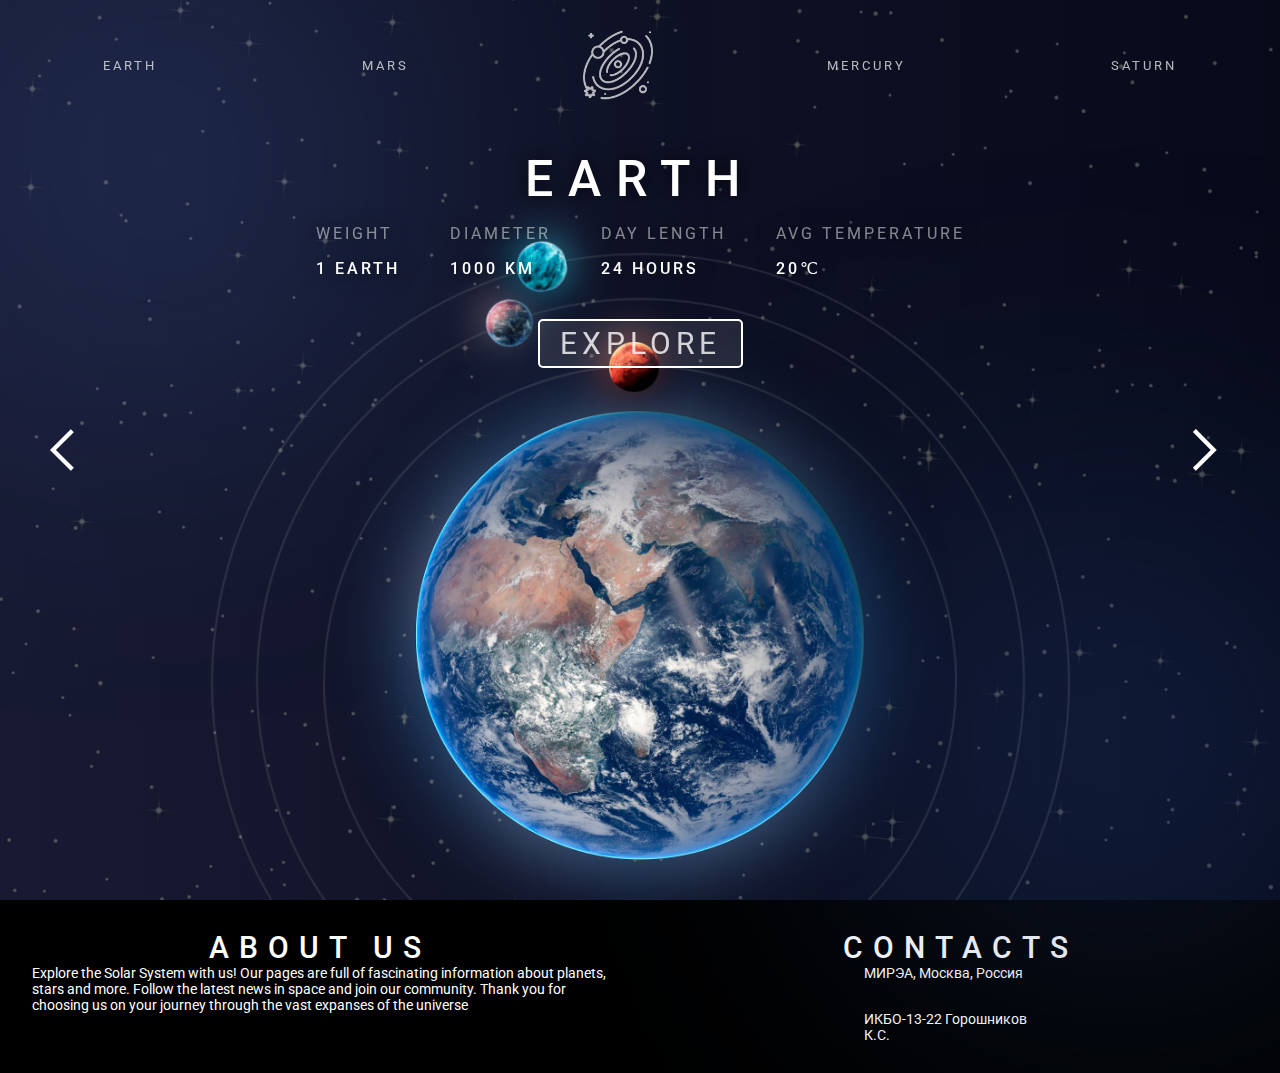
<file: index.html>
<!DOCTYPE html>
<html lang="en">
<head>
  <meta charset="UTF-8">
  <meta name="viewport" content="width=device-width, initial-scale=1.0">
  <title>Document</title>
  <link rel="stylesheet" href="index.css">
  <link rel="preconnect" href="https://fonts.googleapis.com">
<link rel="preconnect" href="https://fonts.gstatic.com" crossorigin>
<link href="https://fonts.googleapis.com/css2?family=Roboto:wght@400;500;700&display=swap" rel="stylesheet">
<link rel="stylesheet" href="https://fonts.googleapis.com/css2?family=Material+Symbols+Outlined:opsz,wght,FILL,GRAD@24,400,0,0" />

</head>
<body>
   <div id="mainImgContainer">
    <img id="mainImg" src="Images/earth.png" alt="mainImg">
    <img id="glowImg" src="Images/earth.png" alt="glowImg">
   </div>
   <img id="starsBG" src="Images/stars.png" alt="stars">
   <div id="glowBGContainer">
    <div class="glowBG"></div>
    <div class="glowBG"></div>
   </div>
   <div id="circlesContainer">
    <div class="circle"></div>
    <div class="circle"></div>
    <div class="circle"></div>
   </div>
   <div id="header">
    <button onclick="loadPage(1)" class="headerBtn">EARTH</button>
    <button onclick="loadPage(2)" class="headerBtn">MARS</button>
    <img onclick="loadPage(0)" id="logo" src="Images/galaxy.png" alt="icon">
    <button onclick="loadPage(3)" class="headerBtn">MERCURY</button>
    <button onclick="loadPage(4)" class="headerBtn">SATURN</button>
    <span onclick="openMob()" class="matsymbols burger">menu</span>
   </div>
   <div id="arrowsContainer">
    <span onclick="prevPlanet()" class="material-symbols arrow">arrow_back_ios</span>
    <span onclick="nextPlanet()" class="material-symbols arrow">arrow_forward_ios</span>
   </div>
   <div id="planetNameContainer">
    <p id="planetName">EARTH</p>
    <div id="planetStatsContainer">
      <div class="stats">
        <p>WEIGHT</p>
        <p id="weightText">1 EARTH</p>
      </div>
      <div class="stats">
        <p>DIAMETER</p>
        <p id="diameterText">1000 KM</p>
      </div>
      <div class="stats">
        <p>DAY LENGTH</p>
        <p id="dayText">24 HOURS</p>
      </div>
      <div class="stats">
        <p>AVG TEMPERATURE</p>
        <p id="temperatureText">20&#8451;</p>
      </div>
    </div>
    <button onclick="explore()" id="exploreBtn">
      EXPLORE
    </button>
   </div>

   <div id="burgerMenu">
    <p>MENU</p>
    <span onclick="closeMob()" class="matsymbols burgerClose">menu</span>
    <div id="mobileContainer">
      <button onclick="loadPage(1)" class="mobileBtn">EARTH</button>
      <button onclick="loadPage(2)" class="mobileBtn">MARS</button>
      <button onclick="loadPage(3)" class="mobileBtn">MERCURY</button>
      <button onclick="loadPage(4)" class="mobileBtn">SATURN</button>
    </div>
   </div>



   <footer>
    <div id="footLeft">
      <p class="cont">ABOUT US</p>
      <p class="ftext">Explore the Solar System with us! Our pages are full of fascinating information about planets, stars and more. Follow the latest news in space and join our community. Thank you for choosing us on your journey through the vast expanses of the universe</p>
    </div>
    <div id="footRight">
      <p class="cont">CONTACTS</p>
      <div>
        <p class="ftext">МИРЭА, Москва, Россия</p>
        <p class="ftext">ИКБО-13-22 Горошников К.С.</p>
      </div>
    </div>
   </footer>

   <script src="index.js"></script>
</body>
</html>
</file>
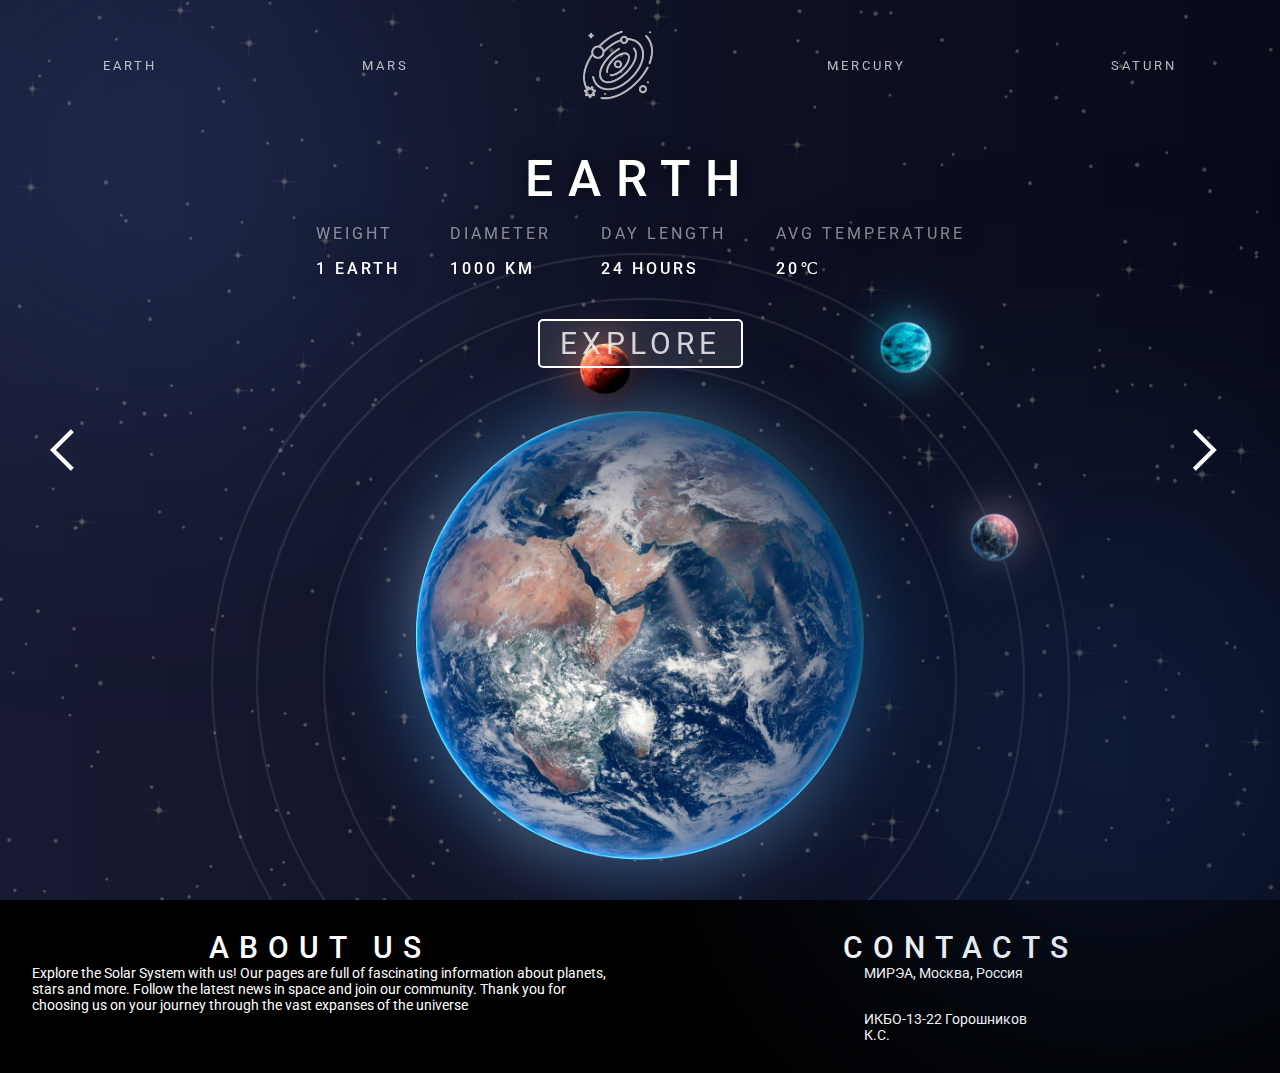
<file: DELETEME.HTML>
<!DOCTYPE html>
<html lang="en">
<head>
  <meta charset="UTF-8">
  <meta name="viewport" content="width=device-width, initial-scale=1.0">
  <title>Document</title>
  <link rel="stylesheet" href="index.css">
  <link rel="preconnect" href="https://fonts.googleapis.com">
<link rel="preconnect" href="https://fonts.gstatic.com" crossorigin>
<link href="https://fonts.googleapis.com/css2?family=Roboto:wght@400;500;700&display=swap" rel="stylesheet">
<link rel="stylesheet" href="https://fonts.googleapis.com/css2?family=Material+Symbols+Outlined:opsz,wght,FILL,GRAD@24,400,0,0" />

</head>
<body>
   <div id="mainImgContainer">
    <img id="mainImg" src="Images/earth.png" alt="mainImg">
    <img id="glowImg" src="Images/earth.png" alt="glowImg">
   </div>
   <img id="starsBG" src="Images/stars.png" alt="stars">
   <div id="glowBGContainer">
    <div class="glowBG"></div>
    <div class="glowBG"></div>
   </div>
   <div id="circlesContainer">
    <div class="circle"></div>
    <div class="circle"></div>
    <div class="circle"></div>
   </div>
   <div id="arrowsContainer">
    <span onclick="prevPlanet()" class="material-symbols arrow">arrow_back_ios</span>
    <span onclick="nextPlanet()" class="material-symbols arrow">arrow_forward_ios</span>
   </div>
   <div id="planetNameContainer">
    <p id="planetName">EARTH</p>
    <div id="planetStatsContainer">
      <div class="stats">
        <p>WEIGHT</p>
        <p id="weightText">1 EARTH</p>
      </div>
      <div class="stats">
        <p>DIAMETER</p>
        <p id="diameterText">1000 KM</p>
      </div>
      <div class="stats">
        <p>DAY LENGTH</p>
        <p id="dayText">24 HOURS</p>
      </div>
      <div class="stats">
        <p>AVG TEMPERATURE</p>
        <p id="temperatureText">20&#8451;</p>
      </div>
    </div>
    <button onclick="explore()" id="exploreBtn">
      EXPLORE
    </button>
   </div>


   <header id="header">
    <button onclick="loadPage(1)" class="headerBtn">EARTH</button>
    <button onclick="loadPage(2)" class="headerBtn">MARS</button>
    <img onclick="loadPage(0)" id="logo" src="Images/galaxy.png" alt="icon">
    <button onclick="loadPage(3)" class="headerBtn">MERCURY</button>
    <button onclick="loadPage(4)" class="headerBtn">SATURN</button>
    <span onclick="openMob()" class="matsymbols burger">menu</span>
   </header>

   <footer>
    <div id="footLeft">
      <p class="cont">ABOUT US</p>
      <p class="ftext">Explore the Solar System with us! Our pages are full of fascinating information about planets, stars and more. Follow the latest news in space and join our community. Thank you for choosing us on your journey through the vast expanses of the universe</p>
    </div>
    <div id="footRight">
      <p class="cont">CONTACTS</p>
      <div>
        <p class="ftext">МИРЭА, Москва, Россия</p>
        <p class="ftext">ИКБО-13-22 Горошников К.С.</p>
      </div>
    </div>
   </footer>

   <script src="index.js"></script>
</body>
</html>
</file>
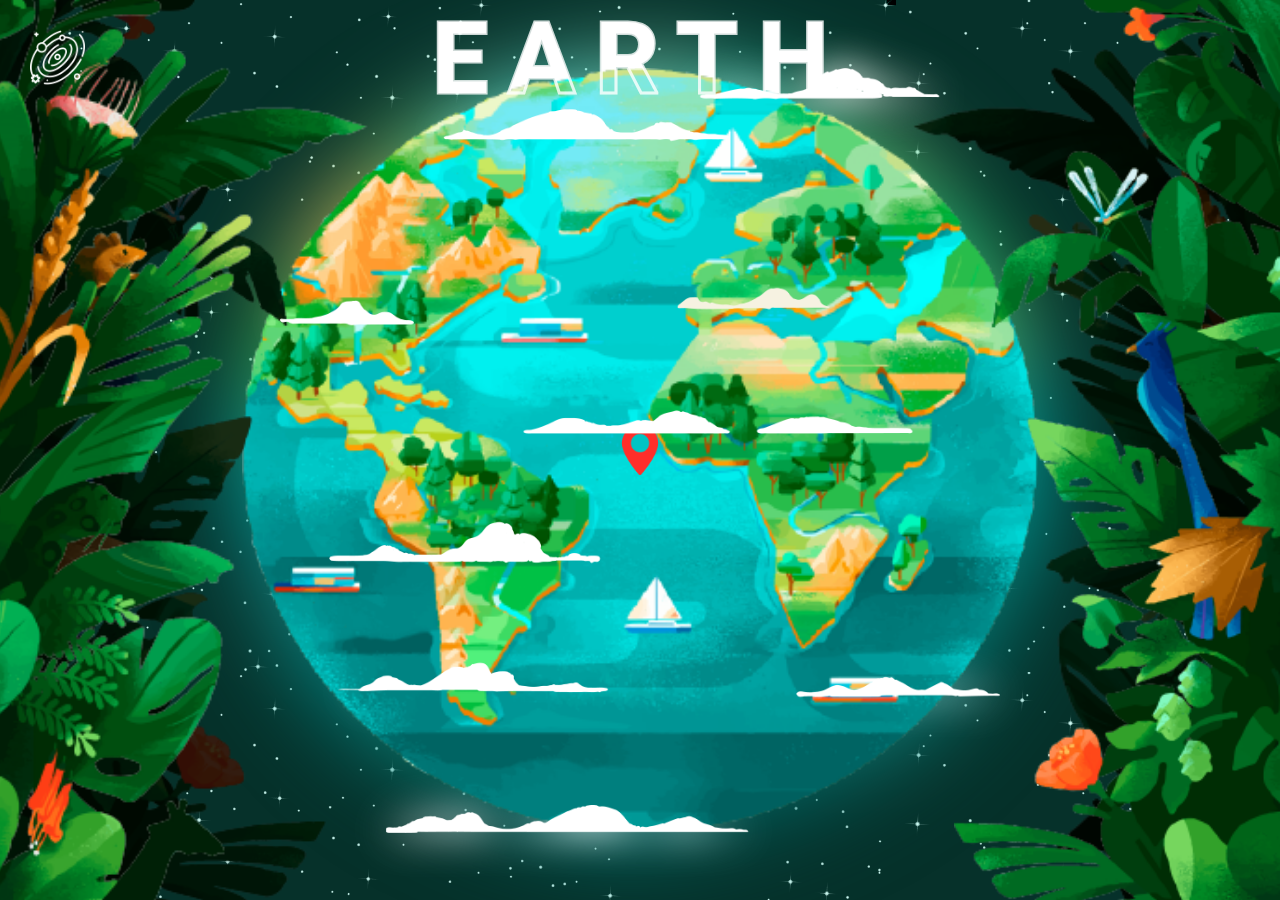
<file: Earth.html>
<!DOCTYPE html>
<html lang="en">
<head>
  <meta charset="UTF-8">
  <meta name="viewport" content="width=device-width, initial-scale=1.0">
  <title>Земля</title>
  <link rel="stylesheet" href="Earth.css">
  <link rel="preconnect" href="https://fonts.googleapis.com">
<link rel="preconnect" href="https://fonts.gstatic.com" crossorigin>
<link href="https://fonts.googleapis.com/css2?family=Roboto:wght@400;500;700&display=swap" rel="stylesheet">
<link rel="shortcut icon" type="image/x-icon" href="Images/favicon.ico" />
</head>
<body>
  <img onclick="loadPage()" id="logo" src="Images/galaxy.png" alt="icon">
  <div id="BGTextContainer">
    <p>EARTH</p>
    <p>EARTH</p>
  </div>
  <div id="textTipRepeatCONTAINER">
    <p id="textTipRepeat"></p>
  </div>
  <div id="mainPlanetContainer">
    <img class="k alignbyheight" id="mainPlanet_glow" src="Images/EarthPage/earth1.png" alt="earth">
    <img class="k alignbyheight" id="mainPlanet" src="Images/EarthPage/earth1.png" alt="earth">
    <img class="k alignbyheight" id="clouds" src="Images/EarthPage/clouds.png" alt="clouds">
    <img class="k alignbyheight" id="clouds_glow" src="Images/EarthPage/clouds.png" alt="clouds">

    <img class="location" src="Images/location.png" alt="loc">
  </div>
  <div id="mainTipContainer">
    <div id="maintip" style="display: none;">
      <p id="maintip-name"></p>
      <p id="maintip-description"></p>
    </div>
  </div>

  <div id="bushContainer">
    <img class="bushLeft parallax-layer" id="bush1" src="Images/EarthPage/bush1.png" alt="bush1">
    <img class="bushLeft parallax-layer" id="bush1_shadow" src="Images/EarthPage/bush2.png" alt="bush1_shadow">

    <img class="bushRight parallax-layer" id="bush2" src="Images/EarthPage/bush2.png" alt="bush2">
    <img class="bushRight parallax-layer" id="bush2_shadow" src="Images/EarthPage/bush1.png" alt="bush2_shadow">
  </div>
  <script src="Earth.js" defer></script>
</body>
</html>
</file>
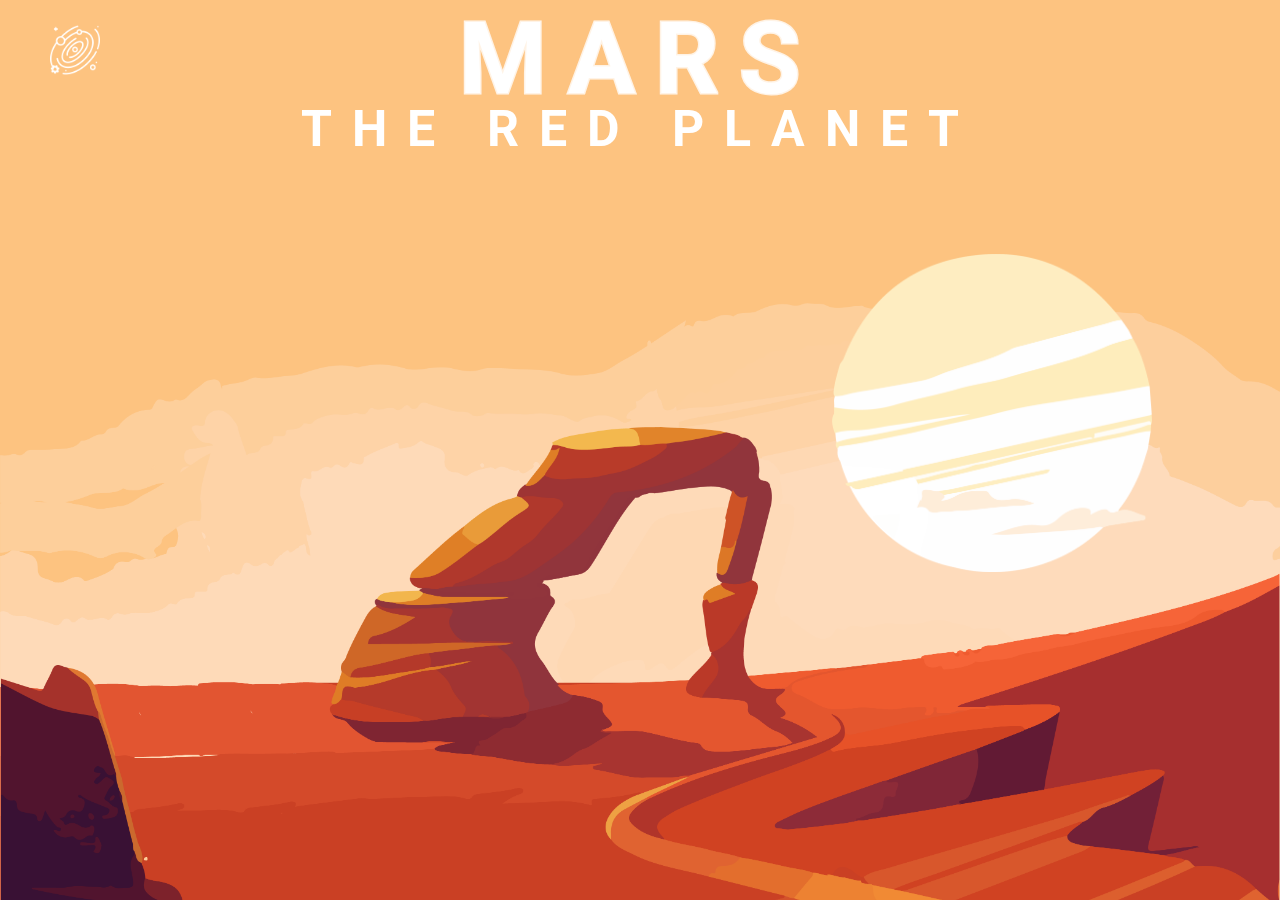
<file: Mars.html>
<!DOCTYPE html>
<html lang="en">
<head>
  <meta charset="UTF-8">
  <meta name="viewport" content="width=device-width, initial-scale=1.0">
  <title>Марс</title>
  <link rel="stylesheet" href="Mars.css">
  <link rel="preconnect" href="https://fonts.googleapis.com">
<link rel="preconnect" href="https://fonts.gstatic.com" crossorigin>
<link href="https://fonts.googleapis.com/css2?family=Roboto:wght@400;500;700&display=swap" rel="stylesheet">
<link rel="shortcut icon" type="image/x-icon" href="Images/favicon.ico" />
<link rel="stylesheet" href="https://fonts.googleapis.com/css2?family=Material+Symbols+Outlined:opsz,wght,FILL,GRAD@24,400,0,0" />
</head>
<body>
  <div id="parallaxContainer">
    <img id="BGMARS" src="Images/MARS/BGMARS.png" alt="BGMARS">
    <img id="GroundMars" src="Images/MARS/GroundMars.png" alt="GroundMars">
    <div id="groundFix"></div>
    <img id="RockMars" src="Images/MARS/RockMars.png" alt="RockMars">
    <img id="SunMars" src="Images/MARS/SunMars.png" alt="SunMars">
    <div id="BGTextContainer">
      <p>MARS</p>
      <p>MARS</p>
      <p>THE RED PLANET</p>
    </div>
    <div id="mainPageContainer">
      <img id="marsImg" src="Images/mars.png" alt="marsImg">
      <img id="marsImg_bloom" src="Images/mars.png" alt="marsImg">
      <div id="stats">
        <div class="stat">
          <span class="material-symbols-outlined spanImg">thermostat</span>
          <p>Temperature <span>−64 °C</span></p>
        </div>
        <div class="stat">
          <span class="material-symbols-outlined spanImg">hide_source</span>
          <p>Diameter <span>6779 km.</span></p>
        </div>
        <div class="stat">
          <span class="material-symbols-outlined spanImg">globe</span>
          <p>Weight <span>6.4×10<sup>23</sup> kg.</span></p>
        </div>
        <div class="stat">
          <span class="material-symbols-outlined spanImg">speed</span>
          <p>Gravity <span>3.72 m/s<sup>2</sup></span></p>
        </div>
        <div class="stat">
          <span class="material-symbols-outlined spanImg">clear_day</span>
          <p>Day Length <span>24.6 h.</span></p>
        </div>
      </div>
    </div>
  </div>

  <div id="logoContainer">
    <img onclick="loadPage()" id="logo" src="Images/galaxy.png" alt="icon">
  </div>

  <script src="Mars.js"></script>
</body>
</html>
</file>
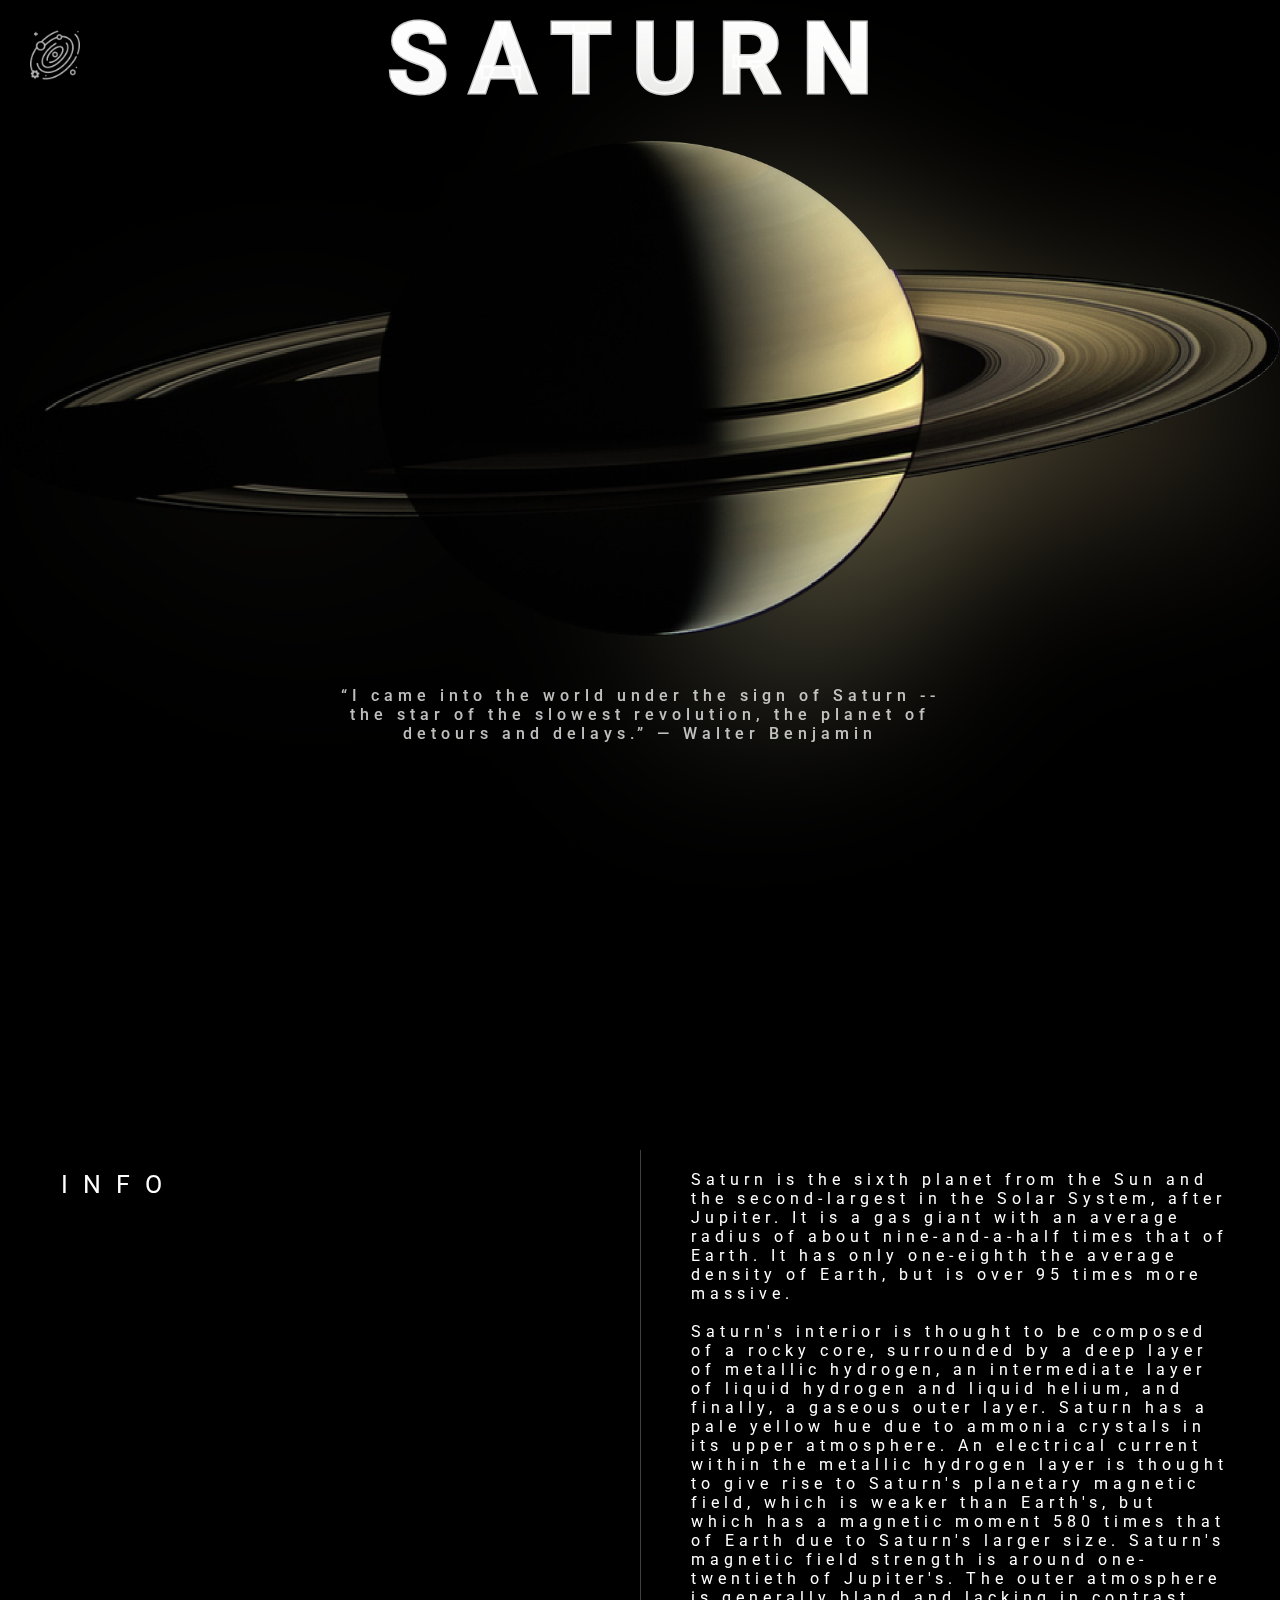
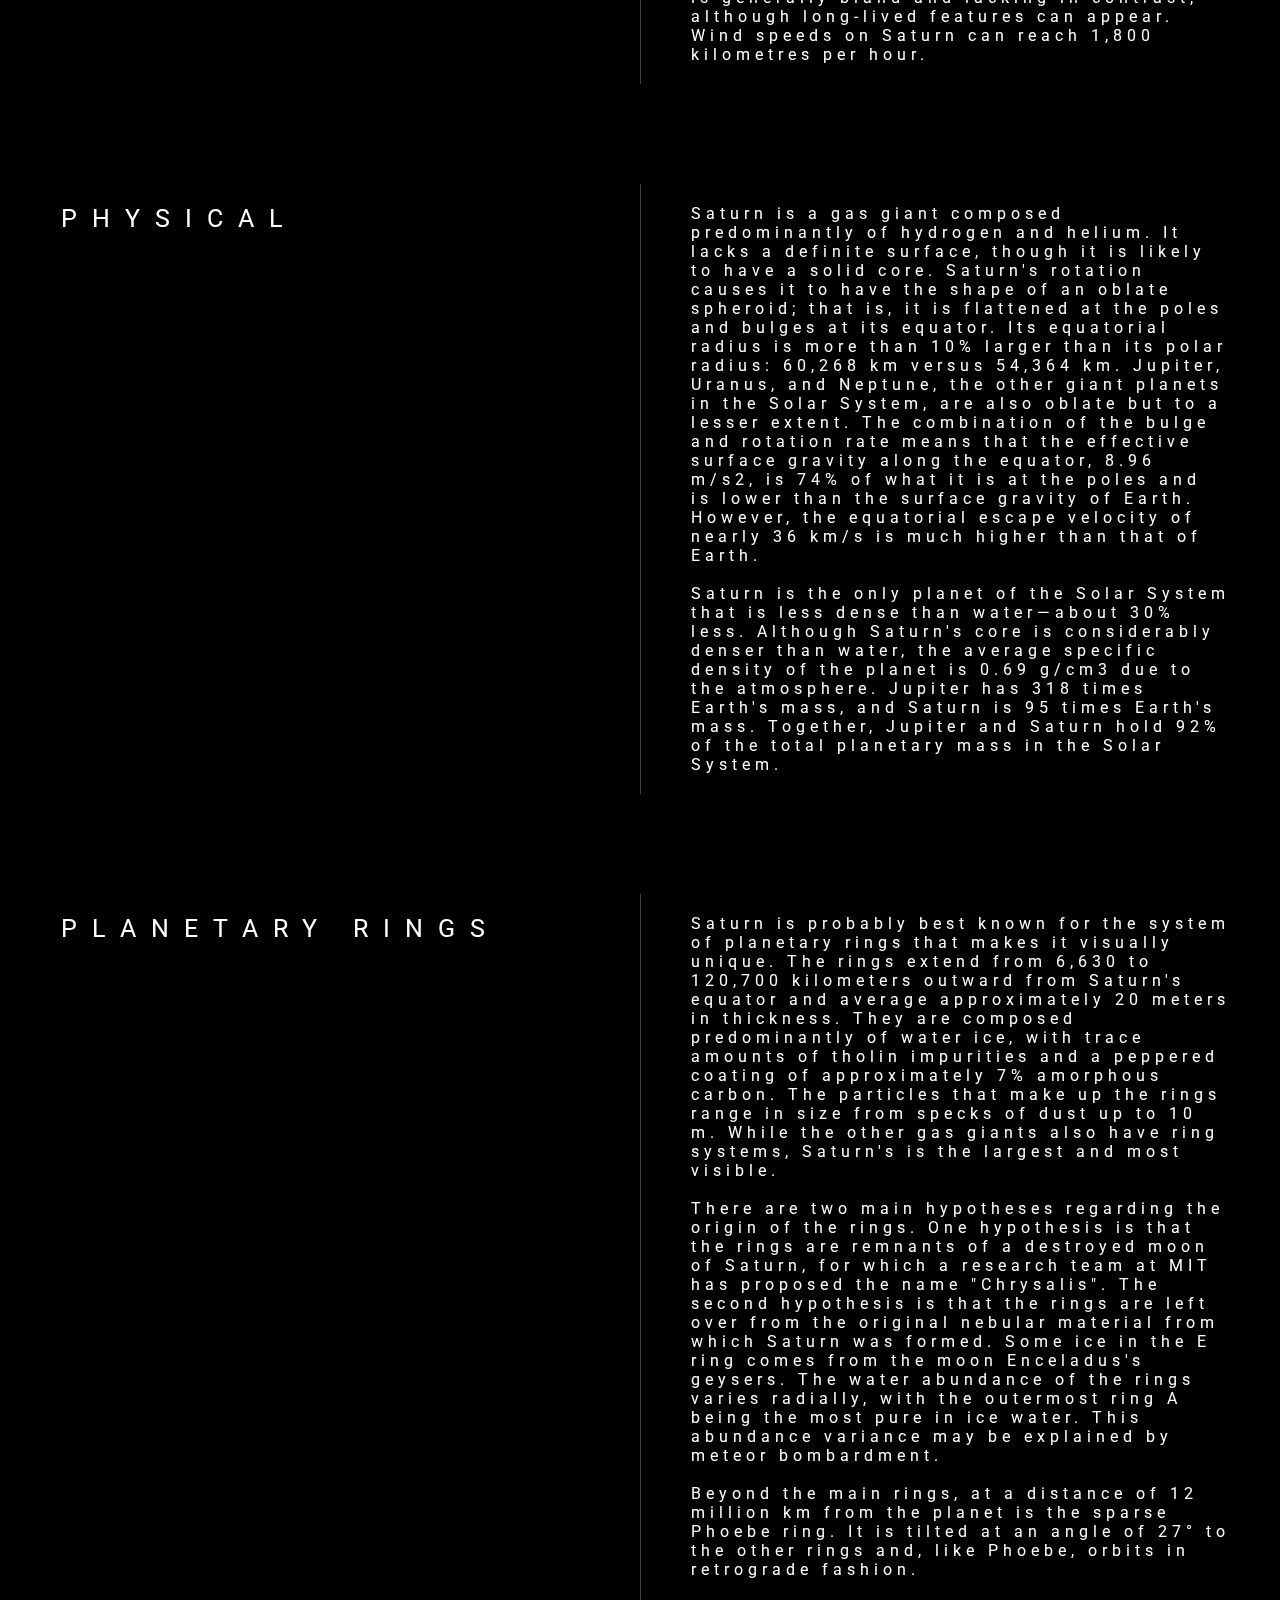
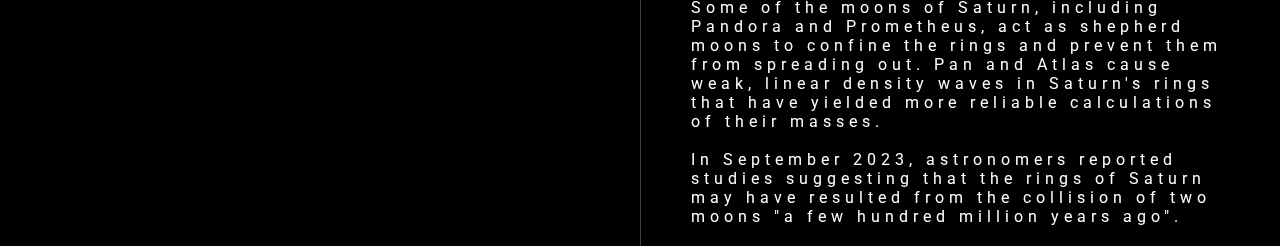
<file: Saturn.html>
<!DOCTYPE html>
<html lang="en">
<head>
  <meta charset="UTF-8">
  <meta name="viewport" content="width=device-width, initial-scale=1.0">
  <title>Сатурн</title>
  <link rel="preconnect" href="https://fonts.googleapis.com">
<link rel="preconnect" href="https://fonts.gstatic.com" crossorigin>
<link href="https://fonts.googleapis.com/css2?family=Roboto:wght@400;500;700&display=swap" rel="stylesheet">
<link rel="stylesheet" href="Saturn.css">
<link rel="shortcut icon" type="image/x-icon" href="Images/favicon.ico" />
</head>
<body>
  <div id="mainImgContainer">
    <img id="mainImg" src="Images/SATURN/saturn3.png" alt="Saturn2">
    <img id="mainImgBLOOM" src="Images/SATURN/saturn3.png" alt="Saturn2">
    <p id="citate">“I came into the world under the sign of Saturn -- the star of the slowest revolution, the planet of detours and delays.” ― Walter Benjamin</p>
  </div>
  <div id="mainContent">
    <div class="section">
      <div class="leftSide">
        <p class="sideHeaderText">INFO</p>
      </div>
      <div class="rightSide">
        <p class="rightText">Saturn is the sixth planet from the Sun and the second-largest in the Solar System, after Jupiter. It is a gas giant with an average radius of about nine-and-a-half times that of Earth. It has only one-eighth the average density of Earth, but is over 95 times more massive. <br><br>
          Saturn's interior is thought to be composed of a rocky core, surrounded by a deep layer of metallic hydrogen, an intermediate layer of liquid hydrogen and liquid helium, and finally, a gaseous outer layer. Saturn has a pale yellow hue due to ammonia crystals in its upper atmosphere. An electrical current within the metallic hydrogen layer is thought to give rise to Saturn's planetary magnetic field, which is weaker than Earth's, but which has a magnetic moment 580 times that of Earth due to Saturn's larger size. Saturn's magnetic field strength is around one-twentieth of Jupiter's. The outer atmosphere is generally bland and lacking in contrast, although long-lived features can appear. Wind speeds on Saturn can reach 1,800 kilometres per hour.</p>
      </div>
    </div>
    <div class="section">
      <div class="leftSide">
        <p class="sideHeaderText">PHYSICAL</p>
      </div>
      <div class="rightSide">
        <p class="rightText">Saturn is a gas giant composed predominantly of hydrogen and helium. It lacks a definite surface, though it is likely to have a solid core. Saturn's rotation causes it to have the shape of an oblate spheroid; that is, it is flattened at the poles and bulges at its equator. Its equatorial radius is more than 10% larger than its polar radius: 60,268 km versus 54,364 km. Jupiter, Uranus, and Neptune, the other giant planets in the Solar System, are also oblate but to a lesser extent. The combination of the bulge and rotation rate means that the effective surface gravity along the equator, 8.96 m/s2, is 74% of what it is at the poles and is lower than the surface gravity of Earth. However, the equatorial escape velocity of nearly 36 km/s is much higher than that of Earth.
          <br><br>
          Saturn is the only planet of the Solar System that is less dense than water—about 30% less. Although Saturn's core is considerably denser than water, the average specific density of the planet is 0.69 g/cm3 due to the atmosphere. Jupiter has 318 times Earth's mass, and Saturn is 95 times Earth's mass. Together, Jupiter and Saturn hold 92% of the total planetary mass in the Solar System.</p>
      </div>
    </div>
    <div class="section">
      <div class="leftSide">
        <p class="sideHeaderText">PLANETARY RINGS</p>
      </div>
      <div class="rightSide">
        <p class="rightText">Saturn is probably best known for the system of planetary rings that makes it visually unique. The rings extend from 6,630 to 120,700 kilometers outward from Saturn's equator and average approximately 20 meters in thickness. They are composed predominantly of water ice, with trace amounts of tholin impurities and a peppered coating of approximately 7% amorphous carbon. The particles that make up the rings range in size from specks of dust up to 10 m. While the other gas giants also have ring systems, Saturn's is the largest and most visible. <br>
          <br>
          There are two main hypotheses regarding the origin of the rings. One hypothesis is that the rings are remnants of a destroyed moon of Saturn, for which a research team at MIT has proposed the name "Chrysalis". The second hypothesis is that the rings are left over from the original nebular material from which Saturn was formed. Some ice in the E ring comes from the moon Enceladus's geysers. The water abundance of the rings varies radially, with the outermost ring A being the most pure in ice water. This abundance variance may be explained by meteor bombardment. <br>
          <br>
          Beyond the main rings, at a distance of 12 million km from the planet is the sparse Phoebe ring. It is tilted at an angle of 27° to the other rings and, like Phoebe, orbits in retrograde fashion.<br>
          <br>
          Some of the moons of Saturn, including Pandora and Prometheus, act as shepherd moons to confine the rings and prevent them from spreading out. Pan and Atlas cause weak, linear density waves in Saturn's rings that have yielded more reliable calculations of their masses.<br>
          <br>
          In September 2023, astronomers reported studies suggesting that the rings of Saturn may have resulted from the collision of two moons "a few hundred million years ago".</p>
      </div>
    </div>
  </div>
  <div id="BGTextContainer">
    <p>SATURN</p>
    <p>SATURN</p>
  </div>
  <img onclick="changePage()" id="logo" src="Images/galaxy.png" alt="icon">

  <script>
    function changePage() {
        window.location.href = "index.html";
    }
</script>
</body>
</html>
</file>
<file: index.css>
body{
  padding: 0;
  margin: 0;
  background: linear-gradient(to right, #171a32, #070a19);
  height: 100vh;
  overflow-x: hidden;

  --mainImgScale: 50%;
}

#starsBG{
  position: absolute;
  top: 0;
  left: 0;
  width: 100%;
  max-height: 100%;
  object-fit: cover;
  opacity: 0.3;
  z-index: -1;
}

#glowBGContainer{
  position: absolute;
  inset: 0;
}

.glowBG{
  position: absolute;
  width: 25%;
  aspect-ratio: 1;
  border-radius: 100%;
  filter: blur(200px);
  transition: background-color 0.25s;
}

.glowBG:nth-child(1){
  background-color: rgba(89, 147, 255, 0.4);
}

.glowBG:nth-child(2){
  background-color: rgba(36, 71, 138, 0.8);
  right: 0;
  bottom: 0;
}

*{
  font-family: 'Roboto', sans-serif;
}

#mainImgContainer{
  width: 100vw;
  height: 100vh;
  display: flex;
  justify-content: center;
  align-items: end;
  position: relative;
  transform-origin: center;
}

#mainImgContainer #mainImg{
  height: var(--mainImgScale);
  margin-bottom: 40px;
}

#mainImgContainer #glowImg{
  position: absolute;
  z-index: -1;
  height: var(--mainImgScale);
  filter: blur(40px);
  margin-bottom: 40px;
}

#circlesContainer{
  width: 100vw;
  height: 100vh;
  display: flex;
  justify-content: center;
  align-items: end;
  position: absolute;
  top: 0;
  left: 0;
  overflow: hidden;
}

.circle:nth-child(1){ height: 70%; top: calc(30% + (70% - var(--mainImgScale)) / 2 - 40px + 5%);}
.circle:nth-child(2){ height: 85%; top: calc(15% + (85% - var(--mainImgScale)) / 2 - 40px + 5%); }
.circle:nth-child(3){ height: 95%; top: calc(5% + (95% - var(--mainImgScale)) / 2 - 40px + 5%);}

.circle{
  border-radius: 100%;
  border: 2px solid rgba(255, 255, 255, 0.1);
  aspect-ratio: 1;
  position: absolute;
  perspective: 500px;
  transform-style: preserve-3d;
}

.circle::before{
  display: block;
  position: absolute;
  width: 50px;
  height: 50px;
  top: calc(-50px / 2);
  left: calc(50% - 50px / 2);
  content: ' ';
  background-size: contain;
  filter: blur(20px);
}

.circle::after{
  display: block;
  position: absolute;
  width: 50px;
  height: 50px;
  top: calc(-50px / 2);
  left: calc(50% - 50px / 2);
  content: ' ';
  background-size: contain;
}

.circle:nth-child(1)::before{ background-image: url("Images/moon1.png"); }
.circle:nth-child(2)::before{ background-image: url("Images/moon2.png"); }
.circle:nth-child(3)::before{ background-image: url("Images/moon3.png"); }
.circle:nth-child(1)::after{ background-image: url("Images/moon1.png"); }
.circle:nth-child(2)::after{ background-image: url("Images/moon2.png"); }
.circle:nth-child(3)::after{ background-image: url("Images/moon3.png"); }



#header{
  position: absolute;
  top: 30px;
  left: 0;
  width: 100%;
  display: flex;
  justify-content: space-around;
  align-items: center;
  z-index: 1;
}

#logo{
  height: 70px;
  width: auto;
  filter: invert(100%);
  opacity: 0.7;
  transition: transform 0.15s;
}

#logo:hover{
  cursor: pointer;
  transform: scale(1.15);
}
#logo:active{
  transform: scale(1.25);
}

.headerBtn{
  background: none;
  border: none;
  color: rgba(255, 255, 255, 0.7);
  border-radius: 5px;
  letter-spacing: 3px;
  border: 1px solid rgba(255, 255, 255, 0);
  padding: 10px 30px;
  transition: transform 0.15s, border 0.15s;
}

.headerBtn:hover{
  cursor: pointer;
  border: 1px solid rgba(255, 255, 255, 0.7);
  transform: scale(1.15);
}
.headerBtn:active{
  transform: scale(1.25);
}




#planetNameContainer{
  position: absolute;
  top: 150px;
  left: 0;
  width: 100%;
  display: flex;
  flex-direction: column;
  align-items: center;
  text-shadow: 0 0 20px rgba(0, 0, 0, 0.9);
}

#planetName{
  font-weight: 500;
  letter-spacing: 15px;
  font-size: 50px;
  margin: 0;
  color: white;
}

#planetStatsContainer{
  display: flex;
}

.stats{
  margin: 0 25px;
}

.stats p:nth-child(1){
  color: rgba(255, 255, 255, 0.5);
  letter-spacing: 3px;
}

.stats p:nth-child(2){
  color: rgba(255, 255, 255, 1);
  letter-spacing: 3px;
  font-weight: 500;
}

#exploreBtn{
  font-size: 30px;
  font-weight: 400;
  letter-spacing: 5px;
  color: rgba(255, 255, 255, 0.8);
  background-color: rgba(255, 255, 255, 0.1);
  border: 2px solid rgba(255, 255, 255, 1);
  border-radius: 5px;
  backdrop-filter: 40px;
  padding: 5px 20px;
  margin-top: 25px;
  transition: transform 0.15s;
}

#exploreBtn:hover{
  cursor: pointer;
  transform: scale(1.1);
}
#exploreBtn:active{
  transform: scale(1.25);
}

.material-symbols {
  font-family: 'Material Symbols Outlined';
  font-weight: normal;
  font-style: normal;
  line-height: 1;
  letter-spacing: normal;
  text-transform: none;
  display: inline-block;
  white-space: nowrap;
  word-wrap: normal;
  direction: ltr;
  -webkit-font-feature-settings: 'liga';
  -webkit-font-smoothing: antialiased;
}


#arrowsContainer{
  position: absolute;
  inset: 0;
  display: flex;
  justify-content: space-between;
  align-items: center;
}
.arrow{
  color: white;
  font-size: 50px;
  margin: 0 50px;
  position: relative;
  user-select: none; 
  transition: transform 0.15s;
  z-index: 10;
}
.arrow::before{
  display: block;
  content: ' ';
  position: absolute;
  top: -25px;
  left: -30px;
  width: 100px;
  height: 100px;
  border-radius: 100%;
  background-color: rgba(255, 255, 255, 0.15);
  z-index: -1;
  transform: scale(0);
  opacity: 0;
  transition: transform 0.15s, opacity 0.15s;
}
.arrow:hover{
  cursor: pointer;
}
.arrow:hover::before{
  opacity: 1;
  transform: scale(1);
}
.arrow:active{
  transform: scale(1.2);
}
.arrow:active::before{
  transform: scale(1.3);
}



.matsymbols {
  font-family: 'Material Symbols Outlined';
  font-weight: normal;
  font-style: normal;
  line-height: 1;
  letter-spacing: normal;
  text-transform: none;
  display: inline-block;
  white-space: nowrap;
  word-wrap: normal;
  direction: ltr;
  -webkit-font-feature-settings: 'liga';
  -webkit-font-smoothing: antialiased;
}

.burger{
  color: white;
  font-size: 35px;
  display: none;
  margin-right: 50px;
}

.burgerClose{
  position: absolute;
  top: 50px;
  right: 50px;
  z-index: 1000;
  color: white;
  font-size: 35px;
}

#mainImgContainer{
  overflow: hidden;
}

#burgerMenu{
  position: fixed;
  inset: 0;
  z-index: 100;
  background-color: rgba(0, 0, 0, 0.15);
  backdrop-filter: blur(15px);
  display: none;
  flex-direction: column;
  justify-content: center;
  align-items: center;
}

#burgerMenu p:nth-child(1){
  color: white;
  margin-bottom: 100px;
  font-family: 500;
  font-size: 35px;
  letter-spacing: 10px;
  text-align: center;
}

.mobileBtn{
  background: none;
  border: none;
  color: rgba(255, 255, 255, 0.7);
  border-radius: 5px;
  letter-spacing: 3px;
  border: 1px solid rgba(255, 255, 255, 0.7);
  padding: 10px 30px;
  transition: transform 0.15s, border 0.15s;
}

.mobileBtn:active{
  transform: scale(1.25);
}

#mobileContainer{
  display: flex;
  flex-direction: column;
  justify-content: space-between;
  height: 50%;
}

footer{
  background-color: black;
  width: 100%;
  display: flex;
  justify-content: space-between;
}

#footLeft, #footRight{
  width: 50%;
  height: 100%;
  color: white;
  display: flex;
  flex-direction: column;
  justify-content: space-between;
  align-items: center;
}

.cont{
  font-size: 30px;
  font-weight: 500;
  letter-spacing: 10px;
  margin: 0;
  margin-top: 30px;
}

.ftext{
  max-width: 90%;
  margin: 0;
  margin-bottom: 30px;
  font-size: 14px;
}

@media (max-width: 710px) {
  .headerBtn{
    display: none;
  }
  #logo{
    display: none;
  }
  .burger{
    display: block;
  }
  #header{
    justify-content: end;
  }
  #planetNameContainer{
    top: 70px;
  }
  #planetStatsContainer{
    flex-wrap: wrap;
    height: 250px;
  }
  .stats{
    height: auto;
  }
  .stats p{
    font-size: 12px;
  }
  #arrowsContainer{
    align-items: end;
  }
  .arrow{
    margin-bottom: 200px;
  }
}
@media (max-width: 550px) {
  .arrow {
    margin-bottom: 100px;
  }
  .cont{
    font-size: 20px;
    letter-spacing: 2px;
  }
  footer{
    flex-direction: column;
  }
  #footLeft, #footRight{
    width: 90%;
    height: auto;
  }
}

@media (max-width: 375px) {
  #planetName{
    font-size: 30px;
  }
}
</file>
<file: Earth.css>
body{
  padding: 0;
  margin: 0;
  background-color: #06312a;
  height: 100vh;
  overflow: hidden;

  background-image: url("Images/stars.png");
  background-repeat: repeat;
  background-blend-mode:luminosity;
  background-size: 70%;
}

#starsBG{
  position: absolute;
  top: 0;
  left: 0;
  width: 100%;
  max-height: 100%;
  object-fit: cover;
  opacity: 0.3;
  z-index: -1;
}

#mainPlanetContainer{
  height: 100vh;
  display: flex;
  align-items: center;
  justify-content: center;
  position: relative;
}

#mainPlanet_glow{
  position: absolute;
  filter: blur(50px);
  z-index: -1;
}

#clouds{
  position: absolute;
  z-index: 10;
}

#clouds_glow{
  position: absolute;
  filter: blur(20px);
  z-index: -1;
}

.alignbyheight{
  height: 85%;
  width: auto;
}

.alignbywidth{
  width: 85%;
  height: auto;
}

#bushContainer{
  position: absolute;
  inset: 0;
  overflow: hidden;
}

#bush1, #bush2, #bush1_shadow, #bush2_shadow{
  position: absolute;
  height: 110%;
  z-index: 3;
  perspective: 500px;
  transform-style: preserve-3d;
}

#bush1_shadow, #bush2_shadow{
  filter: brightness(20%);
  z-index: 2;
}

#BGTextContainer{
  position: absolute;
  top: 0;
  right: 0;
  left: 0;
  display: flex;
  justify-content: center;
}

#textTipRepeatCONTAINER{
  position: fixed;
  bottom: 20px;
  width: 100%;
  z-index: 100000;
  display: flex;
  justify-content: center;
}

#textTipRepeat{
  opacity: 0.5;
  font-family: 'Roboto', sans-serif;
  max-width: 90%;
  letter-spacing: 2px;
  color: white;
  text-align: center;
}


#BGTextContainer p:nth-child(1){
  font-family: 'Roboto', sans-serif;
  font-size: 100px;
  font-weight: 700;
  letter-spacing: 20px;
  color: white;
  margin: 0;
}

#BGTextContainer p:nth-child(2){
  position: absolute;
  font-family: 'Roboto', sans-serif;
  font-size: 100px;
  font-weight: 700;
  letter-spacing: 20px;
  color: rgba(0, 0, 0, 0);
  margin: 0;
  -webkit-text-stroke: 3px white;
  opacity: 0.8;
  z-index: 1;
}

.location{
  position: absolute;
  width: 50px;
  height: auto;
  z-index: 1;
  filter: invert(64%) sepia(80%) saturate(7383%) hue-rotate(341deg) brightness(96%) contrast(114%);
}

#mainTipContainer{
  position: absolute;
  inset: 0;
  pointer-events: none;
  overflow: hidden;
}

#maintip{
  position: absolute;
  width: 225px;
  background-color: #b5b567e8;
  border: 3px solid #4b4b2b;
  border-radius: 6px;
  font-family: 'Roboto', sans-serif;
  box-shadow: 0 0 20px rgba(0, 0, 0, 1);

  top: 50%;
  left: 50%;
  z-index: 10;
  color: #4b4b2b;
  word-wrap: break-word;
  word-break: break-all;
}

#maintip p:nth-child(1){
  font-weight: 700;
  letter-spacing: 5px;
  margin: 0;
  text-align: center;
}

#maintip p:nth-child(2){
  max-width: 250px;
  padding: 2px 15px;
  margin: 0;
}

#logo{
  position: fixed;
  z-index: 1000;
  height: 55px;
  width: auto;
  filter: invert(100%);
  transition: transform 0.15s;
  top: 30px;
  left: 30px;
}

#logo:hover{
  cursor: pointer;
  transform: scale(1.15);
}
#logo:active{
  transform: scale(1.25);
}

@media (max-width: 500px) {
  #logo{
    top: 10px;
    height: 40px;
  }

  #maintip{
    width: 125px;
  }
  #maintip p:nth-child(1){
    max-width: 125px;
    font-size: 12px;
  }
  #maintip p:nth-child(2) {
    max-width: 125px;
    font-size: 12px;
  }

  #BGTextContainer{
    justify-content: end;
  }

  #BGTextContainer p:nth-child(1){
    font-size: 50px;
  }
  
  #BGTextContainer p:nth-child(2){
    font-size: 50px;
  }
}
</file>
<file: Mars.css>
body{
  padding: 0;
  margin: 0;
  background-color: #fdc380;
  height: 100vh;
  overflow: hidden;
}

#parallaxContainer{
  position: fixed;
  width: 100vw;
  height: auto;
}

#BGMARS{
  width: 100%;
  height: auto;
}

#GroundMars{
  z-index: 2;
  left: 0;
  bottom: 0;
  position: absolute;
  width: 100%;
  height: auto;
}

#groundFix{
  z-index: 2;
  left: 0;
  top: 100%;
  position: absolute;
  width: 100%;
  height: 500px;
  background-color: #ca4024;
}

#RockMars{
  z-index: 3;
  left: 0;
  bottom: 0;
  position: absolute;
  width: 80%;
  height: auto;
}

#SunMars{
  z-index: 1;
  right: 10%;
  top: 10%;
  position: absolute;
  width: 25%;
  height: auto;
}

#BGTextContainer{
  position: absolute;
  top: 0;
  right: 0;
  left: 0;
  display: flex;
  justify-content: center;
}

#BGTextContainer p:nth-child(1){
  font-family: 'Roboto', sans-serif;
  font-size: 100px;
  font-weight: 700;
  letter-spacing: 20px;
  color: white;
  margin: 0;
}

#BGTextContainer p:nth-child(2){
  position: absolute;
  font-family: 'Roboto', sans-serif;
  font-size: 100px;
  font-weight: 700;
  letter-spacing: 20px;
  color: rgba(0, 0, 0, 0);
  margin: 0;
  -webkit-text-stroke: 3px white;
  opacity: 0.8;
  z-index: 5;
}

#BGTextContainer p:nth-child(3){
  position: absolute;
  font-family: 'Roboto', sans-serif;
  font-size: 50px;
  font-weight: 700;
  letter-spacing: 20px;
  color: white;
  margin: 0;
  top: 100px;
}

#mainPageContainer{
  position: absolute;
  z-index: 4;
  top: 100%;
  background-color: #1e0633;
  height: 100vh;
  width: 100vw;

  background-image: url("Images/stars.png");
  background-repeat: repeat;
}

#marsImg, #marsImg_bloom{
  position: absolute;
  height: 80%;
  width: auto;
  right: 0;
  transform: translate(50%, 10%);
  z-index: 6;
}

#marsImg_bloom{
  z-index: 5;
  filter: blur(20px);
}

#stats{
  display: flex;
  flex-direction: column;
  justify-content: center;
  height: 100%;
  position: absolute;
  z-index: 1000;
  left: 100px;
}

#stats .spanImg{
  font-size: 50px;
  color: white;
  max-width: 50px;
  margin: 25px 25px 25px 10%;
}

.stat{
  display: flex;
  align-items: center;
}

.stat p{
  color: white;
  font-family: 'Roboto', sans-serif;
  vertical-align: middle;
  font-weight: 500;
  font-size: 25px;
  white-space: nowrap;
}

.stat p span{
  color: black;
  font-weight: 700;
  margin-left: 25px;
  background-color: white;
  border-radius: 10px;
  padding: 10px;
  white-space: nowrap;
}

#logoContainer{
  position: absolute;
  top: 25px;
  left: 50px;
}

#logo{
  filter: invert(100%);
  width: 50px;
  height: auto;
}

#logo:hover{
  cursor: pointer;
  transform: scale(1.15);
}
#logo:active{
  transform: scale(1.25);
}

@media (max-width: 700px) {
  #BGTextContainer p:nth-child(1) {
    font-size: 50px;
  }
  #BGTextContainer p:nth-child(2) {
    font-size: 50px;
  }
  #BGTextContainer p:nth-child(3) {
    font-size: 30px;
    top: 60px;
  }
  #stats{
    left: 0px;
  }
}

@media (max-width: 550px) {
  #BGTextContainer p:nth-child(3) {
    font-size: 17px;
    top: 60px;
    letter-spacing: 2px;
  }
  .stat p {
    font-size: 13px;
  }

  #logoContainer{
    top: 10px;
    left: 10px;
  }

  #stats .spanImg{
    font-size: 30px;
  }
}
</file>
<file: Saturn.css>
body{
  font-family: 'Roboto', sans-serif;
  background: black;
  margin: 0;
  padding: 0;
}

#BGTextContainer{
  position: absolute;
  top: 0;
  right: 0;
  left: 0;
  display: flex;
  justify-content: center;
}

#BGTextContainer p:nth-child(1){
  font-family: 'Roboto', sans-serif;
  font-size: 100px;
  font-weight: 700;
  letter-spacing: 20px;
  color: white;
  margin: 0;
  position: fixed;
  z-index: -1;
}

#BGTextContainer p:nth-child(2){
  position: fixed;
  font-family: 'Roboto', sans-serif;
  font-size: 100px;
  font-weight: 700;
  letter-spacing: 20px;
  color: rgba(0, 0, 0, 0);
  margin: 0;
  -webkit-text-stroke: 3px white;
  opacity: 0.8;
  z-index: 5;
}

#mainImgContainer{
  position: relative;
  width: 100%;
  height: 100vh;
  display: flex;
  flex-direction: column;
  justify-content: center;
  align-items: center;
  z-index: 0;
}

#mainImg{
  width: 100%;
}

#mainImgBLOOM{
  position: absolute;
  width: 100%;
  filter: blur(100px);
  z-index: -1;
}

#citate{
  color: rgba(255, 255, 255, 0.75);
  font-weight: 500;
  letter-spacing: 5px;
  text-align: center;
  margin-top: 50px;
  max-width: 50%;
}

#mainContent{
  margin-top: 250px;
  width: 100%;
  color: white;
  letter-spacing: 5px;
}

.section{
  display: flex; 
  min-height: 400px;
  margin-top: 100px;
}

.leftSide{
  width: 50%;
  border-right: 1px solid rgba(255, 255, 255, 0.25);
  padding: 20px 50px;
}
.sideHeaderText{
  font-size: 40px;
  margin: 0;
  margin-left: 20%;
  letter-spacing: 30px;
}

.rightSide{
  width: 50%;
  padding: 20px 50px;
}

.rightText{
  margin: 0;
}

#logo{
  position: fixed;
  left: 30px;
  top: 30px;
  height: 50px;
  width: auto;
  filter: invert(100%);
  opacity: 0.7;
  transition: transform 0.15s;
}

#logo:hover{
  cursor: pointer;
  transform: scale(1.15);
}
#logo:active{
  transform: scale(1.25);
}

@media (max-width: 1300px) {
  .sideHeaderText{
    margin-left: 2%;
    font-size: 25px;
    letter-spacing: 15px;
  }
}
@media (max-width: 800px) {
  .sideHeaderText{
    margin-left: 2%;
    font-size: 25px;
    letter-spacing: 15px;
  }
  .leftSide{
    padding: 20px 10px;
  }
  #BGTextContainer p:nth-child(1),
  #BGTextContainer p:nth-child(2){
    font-size: 50px;
    letter-spacing: 20px;
  }
}
@media (max-width: 700px) {
  .sideHeaderText{
    margin-left: 2%;
    font-size: 18px;
    letter-spacing: 5px;
  }
  .leftSide, .rightSide{
    padding: 20px 5px;
  }
  #logo{
    width: 45px;
    height: auto;
  }
}
@media (max-width: 350px) {
  #BGTextContainer p:nth-child(1){
    font-size: 22px;
    letter-spacing: 5px;
    font-weight: 400;
  }
  #BGTextContainer p:nth-child(2){
    font-size: 22px;
    letter-spacing: 5px;
    font-weight: 400;
  }
}

@media (max-width: 500px) {
  #BGTextContainer{
    justify-content: end;
    top: 30px;
    right: 30px;
  }
  .rightText{
    font-size: 12px;
    letter-spacing: 1px;
  }
  .sideHeaderText{
    letter-spacing: 1px;
  }
  #BGTextContainer p:nth-child(1), #BGTextContainer p:nth-child(2){
    font-size: 35px;
    letter-spacing: 15px;
  }
  .section{
    display: flex; 
    flex-direction: column;
  }
  .leftSide, .rightSide{
    width: 90%;
    border: none;
  }

  #citate{
    max-width: 90%;
  }

  #logo{
    width: 35px;
    height: auto;
  }
}
</file>
